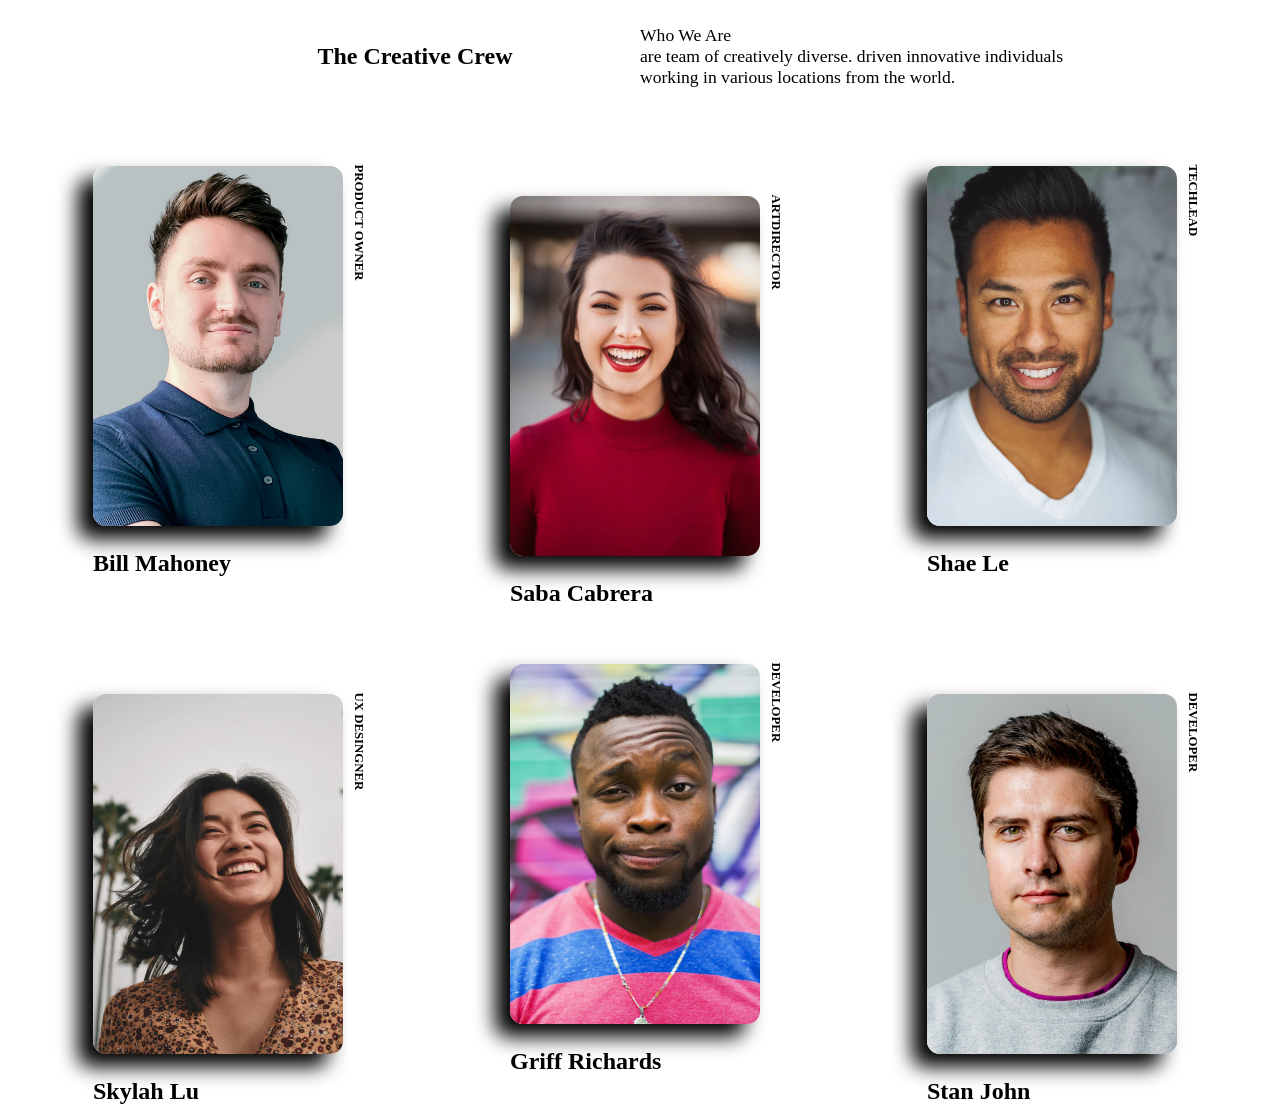
<file: 004-team-members-page/index.html>
<!DOCTYPE html>
<html lang="en">
<head>
    <meta charset="UTF-8">
    <meta http-equiv="X-UA-Compatible" content="IE=edge">
    <meta name="viewport" content="width=device-width, initial-scale=1.0">
    <link rel="stylesheet" href="style.css">
    <title>TEAM-MEMBERS-PAGE</title>
</head>
<body>
    <div class="container">
        
            <div class="metin">
                <p class="creative">The Creative Crew</p>
                <p class="who">
                    Who We Are <br> 
                                     
                     are team of creatively diverse. driven innovative individuals working in various locations from the world.
                 </p>
            </div>
        
        <div class="picture-frame">
            <div class="frame">
            <img src="./images/photo1.png" alt="">
            <p class="name">Bill Mahoney</p>
            <p class="job">PRODUCT OWNER</p>
        </div>
        </div>

    
        <div class="picture-frame">
        <div class="frame down">
            <img src="./images/photo2.png" alt="">
            <p class="name">Saba Cabrera</p>
            <p class="job">ARTDIRECTOR</p>
        </div>
     </div>

    <div class="picture-frame">
        <div class="frame">
        <img src="./images/photo3.png" alt="">
        <p class="name">Shae Le</p>
        <p class="job">TECHLEAD</p>
    </div>
    </div>

    <div class="picture-frame">
        <div class="frame down">
        <img src="./images/photo4.png" alt="">
        <p class="name">Skylah Lu</p>
        <p class="job">UX DESINGNER</p>
    </div>
    </div>

    <div class="picture-frame">
        <div class="frame">
        <img src="./images/photo5.png" alt="">
        <p class="name">Griff Richards</p>
        <p class="job">DEVELOPER</p>
    </div>
    </div>

    <div class="picture-frame">
        <div class="frame down">
        <img src="./images/photo6.png" alt="">
        <p class="name">Stan John</p>
        <p class="job">DEVELOPER</p>
    </div>
    </div>

    </div>
    
</body>
</html>
</file>
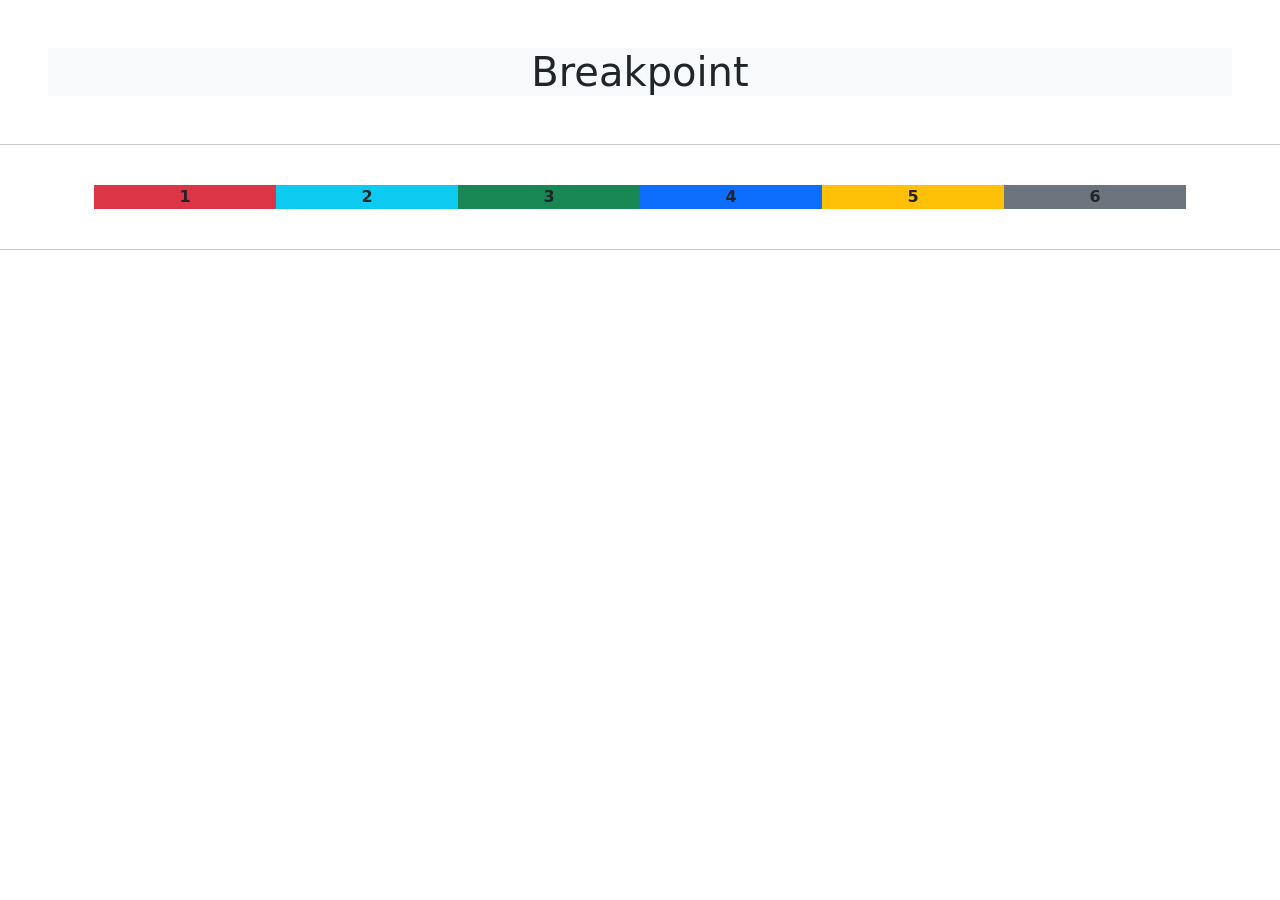
<file: bootstrap/index.html>
<!doctype html>
<html lang="en">
  <head>
    <meta charset="utf-8">
    <meta name="viewport" content="width=device-width, initial-scale=1">
    <link href="https://cdn.jsdelivr.net/npm/bootstrap@5.2.0/dist/css/bootstrap.min.css" rel="stylesheet" integrity="sha384-gH2yIJqKdNHPEq0n4Mqa/HGKIhSkIHeL5AyhkYV8i59U5AR6csBvApHHNl/vI1Bx" crossorigin="anonymous">
    <title>GRID RESPONSIVE</title>
</head>
  <body>
<h1 class="text-center bg-light m-5">Breakpoint</h1>

<hr>

<div class="container">
    <div class="row text-center fw-bold p-4">
        <div class="col-6 col-md-4 col-lg-2 bg-danger">1</div>
        <div class="col-6 col-md-4 col-lg-2 bg-info">2</div>
        <div class="col-sm-12 col-md-4 col-lg-2 bg-success">3</div>
        <div class="col-sm-12 col-md-6 col-lg-2 bg-primary">4</div>
        <div class="col-sm-12 col-md-6 col-lg-2 bg-warning">5</div>
        <div class="col-sm-12 col-md-12 col-lg-2 bg-secondary">6</div>
        <div class="col-sm-12 col-md-12 col-lg-2 bg-secondary d-none d-md-block d-lg-none">7</div>
    </div>
</div>

<hr>
    


    <script src="https://cdn.jsdelivr.net/npm/bootstrap@5.2.0/dist/js/bootstrap.bundle.min.js" integrity="sha384-A3rJD856KowSb7dwlZdYEkO39Gagi7vIsF0jrRAoQmDKKtQBHUuLZ9AsSv4jD4Xa" crossorigin="anonymous"></script>
  </body>
</html>
</file>
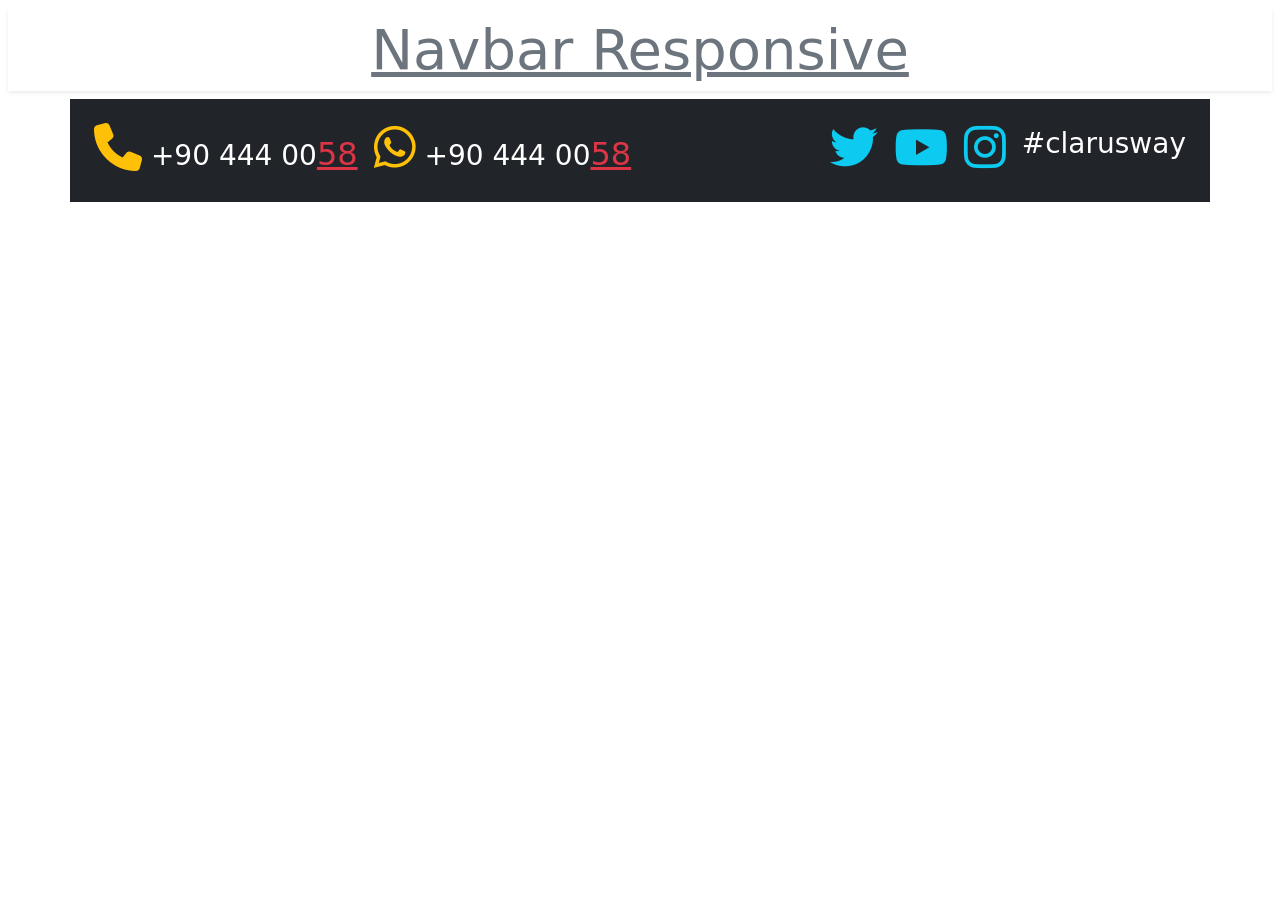
<file: bootstrap_navbar/index.html>
<!doctype html>
<html lang="en">
  <head>
    <meta charset="utf-8">
    <meta name="viewport" content="width=device-width, initial-scale=1">
    <link href="https://cdn.jsdelivr.net/npm/bootstrap@5.2.0/dist/css/bootstrap.min.css" rel="stylesheet" integrity="sha384-gH2yIJqKdNHPEq0n4Mqa/HGKIhSkIHeL5AyhkYV8i59U5AR6csBvApHHNl/vI1Bx" crossorigin="anonymous">
    <link rel="stylesheet" href="https://cdnjs.cloudflare.com/ajax/libs/font-awesome/6.2.0/css/all.min.css" integrity="sha512-xh6O/CkQoPOWDdYTDqeRdPCVd1SpvCA9XXcUnZS2FmJNp1coAFzvtCN9BmamE+4aHK8yyUHUSCcJHgXloTyT2A==" crossorigin="anonymous" referrerpolicy="no-referrer" />
    <title>NAVBAr BOOTSTRAP</title>
</head>
  <body>
<h1 class="text-center shadow-sm text-secondary m-2 p-2 display-4 fw-100 text-decoration-underline">Navbar Responsive</h1>


   <nav class="container d-flex justify-content-between bg-dark text-white fs-3 p-3">
    <div class="numbers_phone d-flex">
      <div class="telefon m-2">
        <i class="fa-sharp fa-solid fa-phone text-warning display-5"></i>
        <span class="d-none d-md-inline-block">+90 444 00<span class="text-danger fs-2 text-decoration-underline">58</span>
      </div>
      <div class="whatsapp m-2">
        <i class="fa-brands fa-whatsapp text-warning display-5"></i>
        <span class="d-none d-md-inline-block disp">+90 444 00<span class="text-danger fs-2 text-decoration-underline">58</span>
      </div>
    </div>

    <div class="social_media d-flex">
      <div class="twitter m-2">
        <i class="fa-brands fa-twitter text-info display-5"></i>
      </div>
      <div class="youtube m-2">
        <i class="fa-brands fa-youtube text-info display-5"></i>
      </div>
      <div class="intagram m-2">
        <i class="fa-brands fa-instagram text-info display-5"></i>
      </div>
      <div class="clarusway m-2 d-none d-lg-block">#clarusway</div>
    </div>

   </nav>


    <script src="https://cdn.jsdelivr.net/npm/bootstrap@5.2.0/dist/js/bootstrap.bundle.min.js" integrity="sha384-A3rJD856KowSb7dwlZdYEkO39Gagi7vIsF0jrRAoQmDKKtQBHUuLZ9AsSv4jD4Xa" crossorigin="anonymous"></script>
  </body>
</html>
</file>
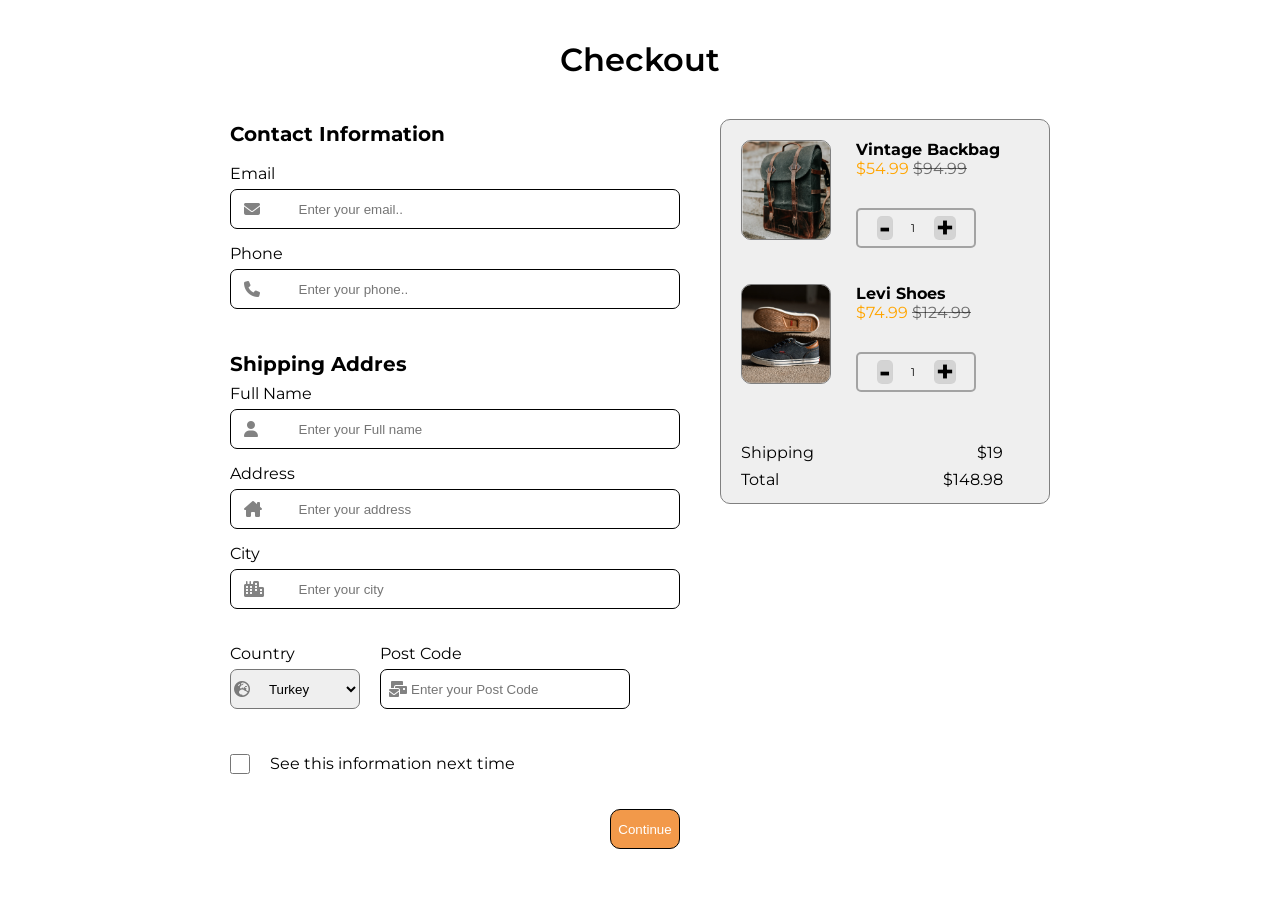
<file: checkout/index.html>
<!DOCTYPE html>
<html lang="en">
<head>
    <meta charset="UTF-8">
    <meta http-equiv="X-UA-Compatible" content="IE=edge">
    <meta name="viewport" content="width=device-width, initial-scale=1.0">
    <title>CHECKOUT</title>
    <link rel="stylesheet" href="https://cdnjs.cloudflare.com/ajax/libs/font-awesome/6.2.0/css/all.min.css" integrity="sha512-xh6O/CkQoPOWDdYTDqeRdPCVd1SpvCA9XXcUnZS2FmJNp1coAFzvtCN9BmamE+4aHK8yyUHUSCcJHgXloTyT2A==" crossorigin="anonymous" referrerpolicy="no-referrer" />
    <link href="https://fonts.googleapis.com/css2?family=Montserrat&display=swap" rel="stylesheet">
    <link rel="stylesheet" href="style.css">
</head>
<body>
    <header class="baslik">
        <p>Checkout</p>
    </header>

    <main class="container">
        <form action="result.html" method="get" class="link">
            <div class="info">
                <p class="bigYaz">Contact Information</p>
                <div class="mail">
                    <p>Email</p>
                    <div class="ortak">
                        <i class="fas fa-envelope"></i>
                    <input type="email" name="Email" id="email" placeholder="Enter your email.." required>
                </div>
                </div>
                <div class="mail phone">
                    <p>Phone</p>
                    <div class="ortak">
                        <i class="fas fa-phone"></i>
                    <input type="tel" name="Phone" id="phone1" placeholder="Enter your phone.." required>
                </div>
                </div>
            </div>

            <div class="mail adress">
                <p class="bigYaz">Shipping Addres</p>
                <div class="name">
                    <p>Full Name</p>
                    <div class="ortak">
                        <i class="fas fa-user"></i>
                    <input type="text" name="Name" id="name1" placeholder="Enter your Full name" required>
                </div>
                </div>
            </div>


                <div class="mail inputadress">
                    <p>Address</p>
                    <div class="ortak">
                    <i class="fas fa-house-chimney"></i>
                    <input type="text" name="address" id="address1" placeholder="Enter your address" required>
                </div>
                </div>

                <div class="mail city">
                    <p>City</p>
                    <div class="ortak">
                    <i class="fas fa-city"></i>
                    <input type="text" name="city" id="city1" placeholder="Enter your city" required>
                </div>
                </div>

                <div class="postcode">
                    <div class="mail country">
                        <p>Country</p>
                        <div class="ortak">
                        <i class="fas fa-earth-europe"></i>
                    
                        <select name="city" id="mycity">
                            <option value="Turkey" selected>Turkey</option>
                            <option value="usa">Usa</option>
                            <option value="england">England</option>
                        </select>
                    </div>
                    </div>

                    <div class="mail code">
                        <p>Post Code</p>
                        <div class="ortak">
                            <i class="fas fa-envelopes-bulk"></i>
                        <input type="text" name="Code" id="code1" placeholder="Enter your Post Code" required>
                    </div>
                </div>
            </div>



                <div class="checki">
                    <input type="checkbox" name="Checkbox" id="checkbox">
                    <label for="checkbox">See this information next time</label>
                </div>
                <div class="buton">
                    <button class="button">Continue</button></div>
    </form>

        <section class="img">
            <div class="picture bag">
                <div class="img1">                    
                    <img src="./IMG/photo1.png" alt="Bag">
                </div>

                <div class="price">
                    <p class="marka">Vintage Backbag</p>
                    <p class="fiyat">$54.99 <del>$94.99</del></p>
                    <div class="one">
                        <div class="sign eksi">
                            <p>-</p>
                        </div>
                        <div class="number">
                            <p>1</p>
                        </div>
                        <div class="sign artı">
                            <p>+</p>
                        </div>
                    </div>
                </div>                                

            </div>

            <div class="picture shoes">
                <div class="img1">
                    <img src="./IMG/photo2.png" alt="">
                </div>

                <div class="price">
                    <p class="marka">Levi Shoes</p>
                    <p class="fiyat">$74.99 <del>$124.99</del></p>
                    <div class="one">
                        <div class="sign eksi">
                            <p>-</p>
                        </div>
                        <div class="number">
                            <p>1</p>
                        </div>
                        <div class="sign artı">
                            <p>+</p>
                        </div>
                    </div>
                </div>   
                </div>
            </div>

            <div class="total eniyi">
                <div class="ust"><p>Shipping</p></div>
                <div class="ust"><p>$19</p></div>
            </div>

            <div class="total">
                <div><p>Total</p></div>
                <div><p>$148.98</p></div>
            </div>
        </section>
    </main>

    
</body>
</html>
</file>
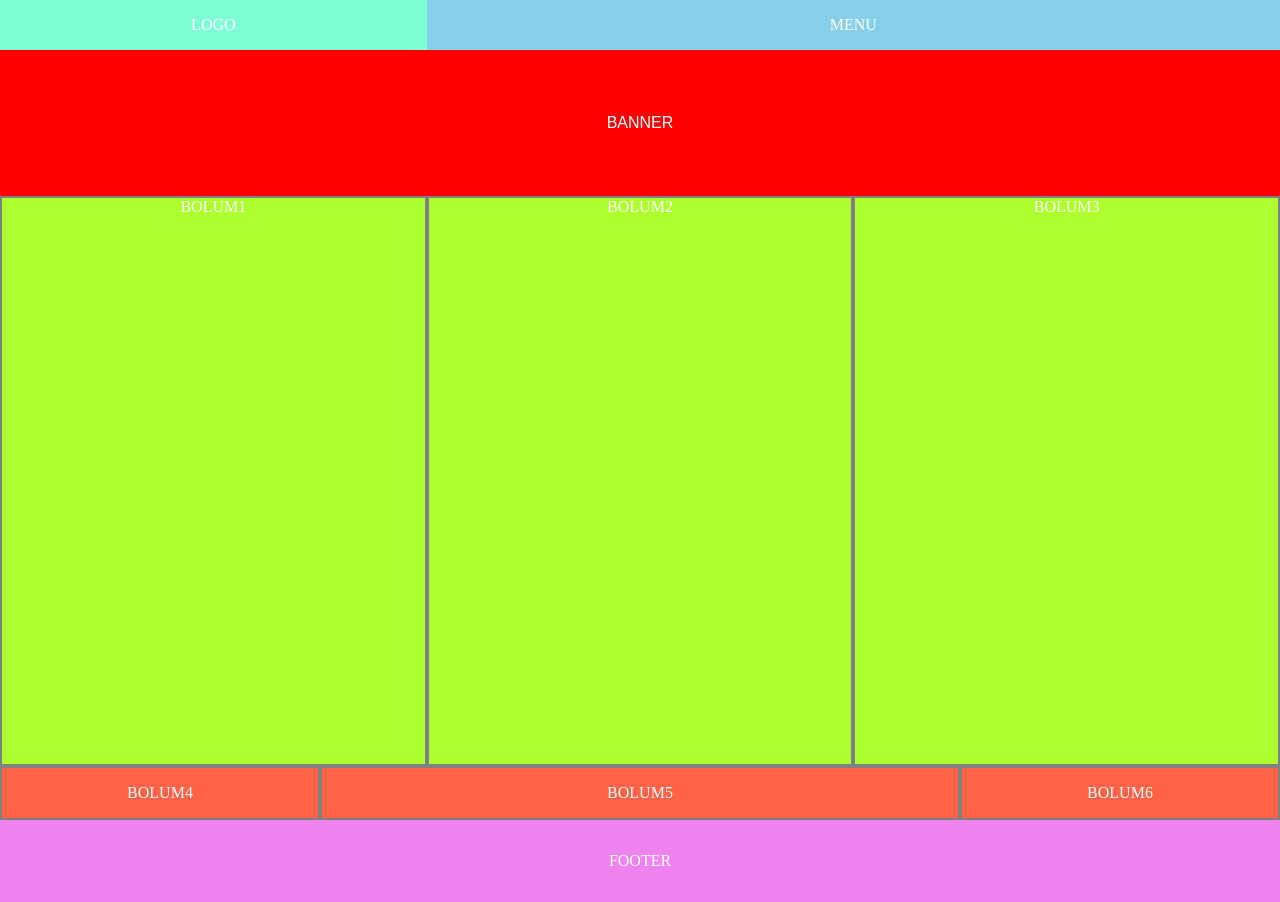
<file: flex-grid/index.html>
<!DOCTYPE html>
<html lang="en">
<head>
    <meta charset="UTF-8">
    <meta http-equiv="X-UA-Compatible" content="IE=edge">
    <meta name="viewport" content="width=device-width, initial-scale=1.0">
    <link rel="stylesheet" href="./flex-grid.css">
    <title>FLEX GRİD</title>
</head>
<body>

    <header class="container">
        <div class="row">
            <div class="col-4 logo">LOGO</div>
            <div class="col-8 menu">MENU</div>
        </div>
    <div class="row">
        <nav class="col-12 banner">BANNER</nav>
    </div>  

</header>

    <section class="container">
        <div class="row">
            <div class="col-4 bolum1">BOLUM1</div>
            <div class="col-4 bolum2">BOLUM2</div>
            <div class="col-4 bolum3">BOLUM3</div>
        </div>
    </section>
    
    <section class="container">
        <div class="row">
            <div class="col-3 bolum4">BOLUM4</div>
            <div class="col-6 bolum5">BOLUM5</div>
            <div class="col-3 bolum6">BOLUM6</div>
        </div>
    </section>

<footer class="col-12 footer">FOOTER</footer>

    
</body>
</html>
</file>
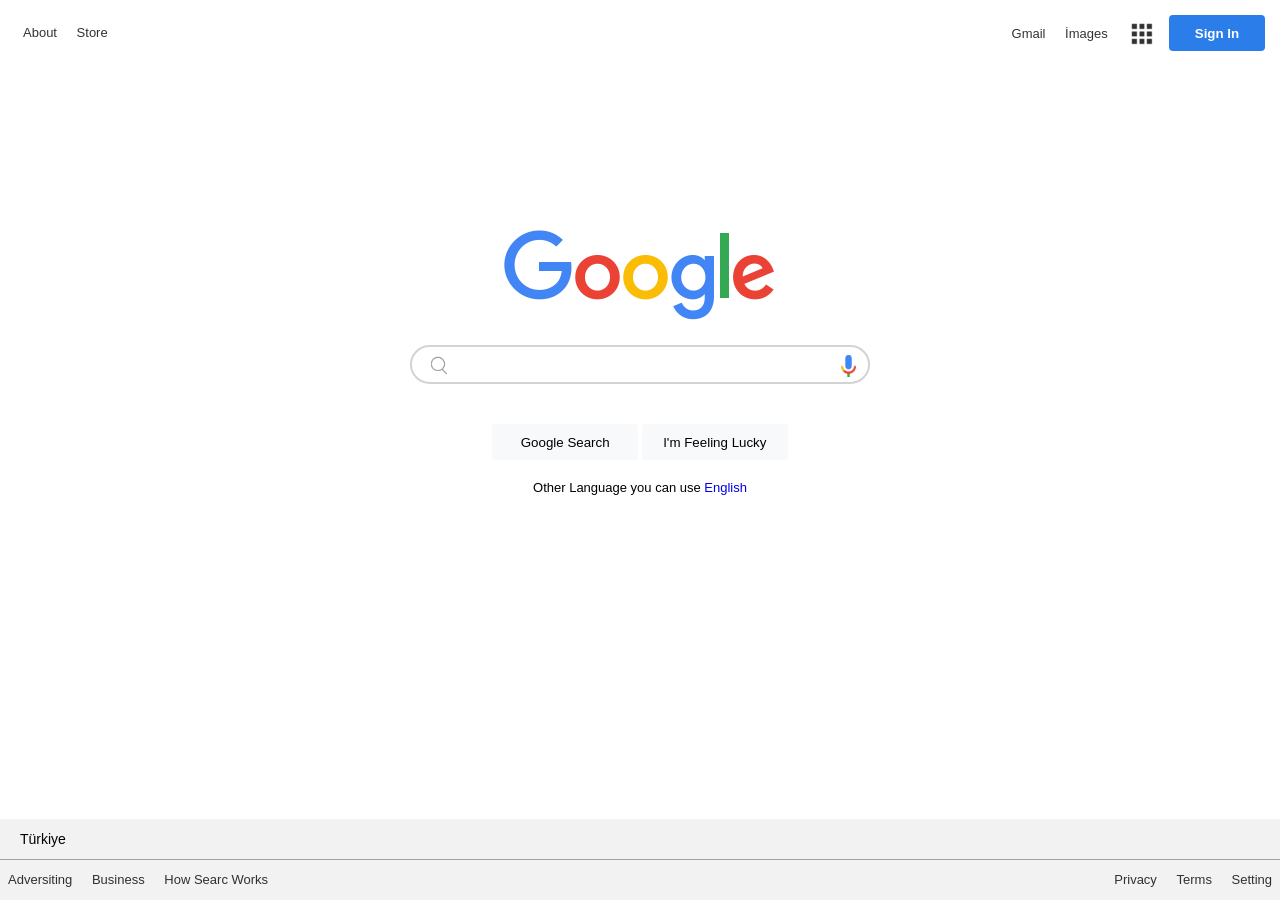
<file: googlePage_float/index.html>
<!DOCTYPE html>
<html lang="en">
<head>
  <meta charset="UTF-8">
  <meta http-equiv="X-UA-Compatible" content="IE=edge">
  <meta name="viewport" content="width=device-width, initial-scale=1.0">
  <link rel="stylesheet" href="style.css">
  <link rel="shortcut icon" href="./images/gfavicon.png" type="image/x-icon">
  <title>Google Page</title>
</head>
<body>
 
    <header class="header">
     <ul class="header_left">
      <li><a  href="#">About</a></li>
      <li><a href="#">Store</a></li>
     </ul>

     <ul class="header_right">
      <li><a href="#">Gmail</a></li>
      <li><a href="#">İmages</a></li>
      <li><a href="#"><img class="header__right--appicon" title="Google Apps" src="./images/appicon.png" alt="App Icon"></a></li>
      <li><button class="header__right--button">Sign In</button></li>
     </ul>
    </header>


    <main class="main">
      <img class="main__logo" src="./images/googlelogo.png" alt="logo">
      <div class="main__search-bar">
        <img src="./images/magnifying_glass.jpg" width="30px" alt="magnifier" class="main__serch-bar--magnifier">
        <input class="main__search-bar--input" type="search" name="" id="">
        <a href="#"><img class="main__search-bar-mic" width="15px" src="./images/google_microphone.png" alt="microfone"></a>
      </div>
      <div class="main__buttons">
        <button class="main__buttons--left">Google Search</button>
        <button class="main__buttons--left">I'm Feeling Lucky</button>
      </div>
      <div class="main__language">
        <p>Other Language you can use <a href="#">English</a></p>
      </div>
    </main>


    <footer class="footer">
      <div class="footer__country">Türkiye</div>
      <div class="footer__bottom">
        <ul class="footer__bottom--left">
          <li><a href="#">Adversiting</a></li>
          <li><a href="#">Business</a></li>
          <li><a href="#">How Searc Works</a></li>
        </ul>
        <ul class="footer__bottom--right">
          <li><a href="#">Privacy</a></li>
          <li><a href="#">Terms</a></li>
          <li><a href="#">Setting</a></li>
        </ul>
      </div>
    </footer>
    

  
</body>
</html>
</file>
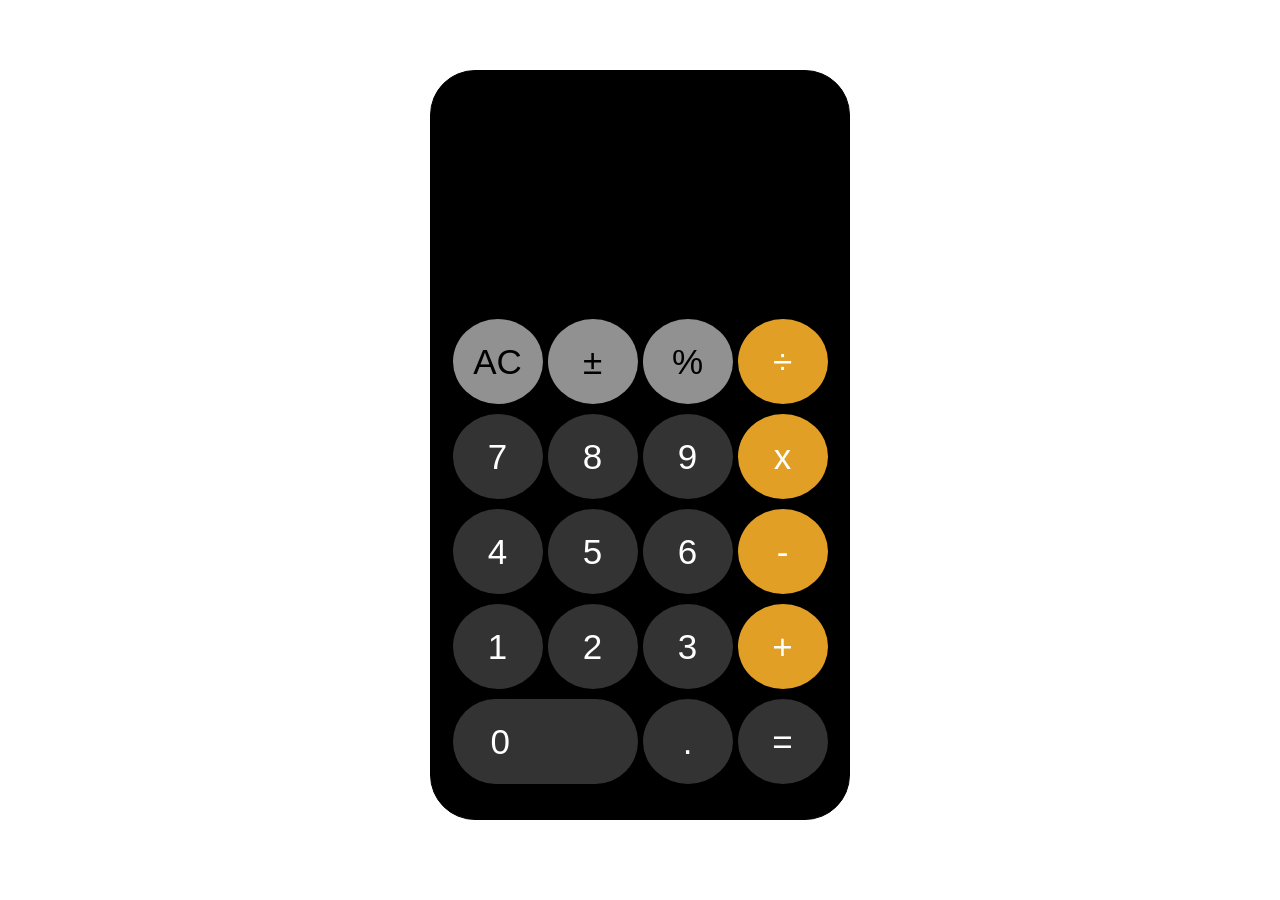
<file: grid-iosCalculator/index.html>
<!DOCTYPE html>
<html lang="en">
<head>
    <meta charset="UTF-8">
    <meta http-equiv="X-UA-Compatible" content="IE=edge">
    <meta name="viewport" content="width=device-width, initial-scale=1.0">
    <link rel="stylesheet" href="style.css">
    <title>CSS GRID IOS CALCULATOR</title>
</head>
<body>

    <div class="container">
        <div class="inner-box">
            <div class="box grey AC">AC</div>
            <div class="box grey artı">±</div>
            <div class="box grey yuzde">%</div>
            <div class="box orange bolme">÷</div>
            <div class="box black seven">7</div>
            <div class="box black eight">8</div>
            <div class="box black nine">9</div>
            <div class="box orange carpma">x</div>
            <div class="box black four">4</div>
            <div class="box black five">5</div>
            <div class="box black six">6</div>
            <div class="box orange eksi">-</div>
            <div class="box black one">1</div>
            <div class="box black two">2</div>
            <div class="box black third">3</div>
            <div class="box orange arti">+</div>
            <div class="box black zero">0</div>
            <div class="box black point">.</div>
            <div class="box black equal">=</div>
        </div>
    </div>
    
</body>
</html>
</file>
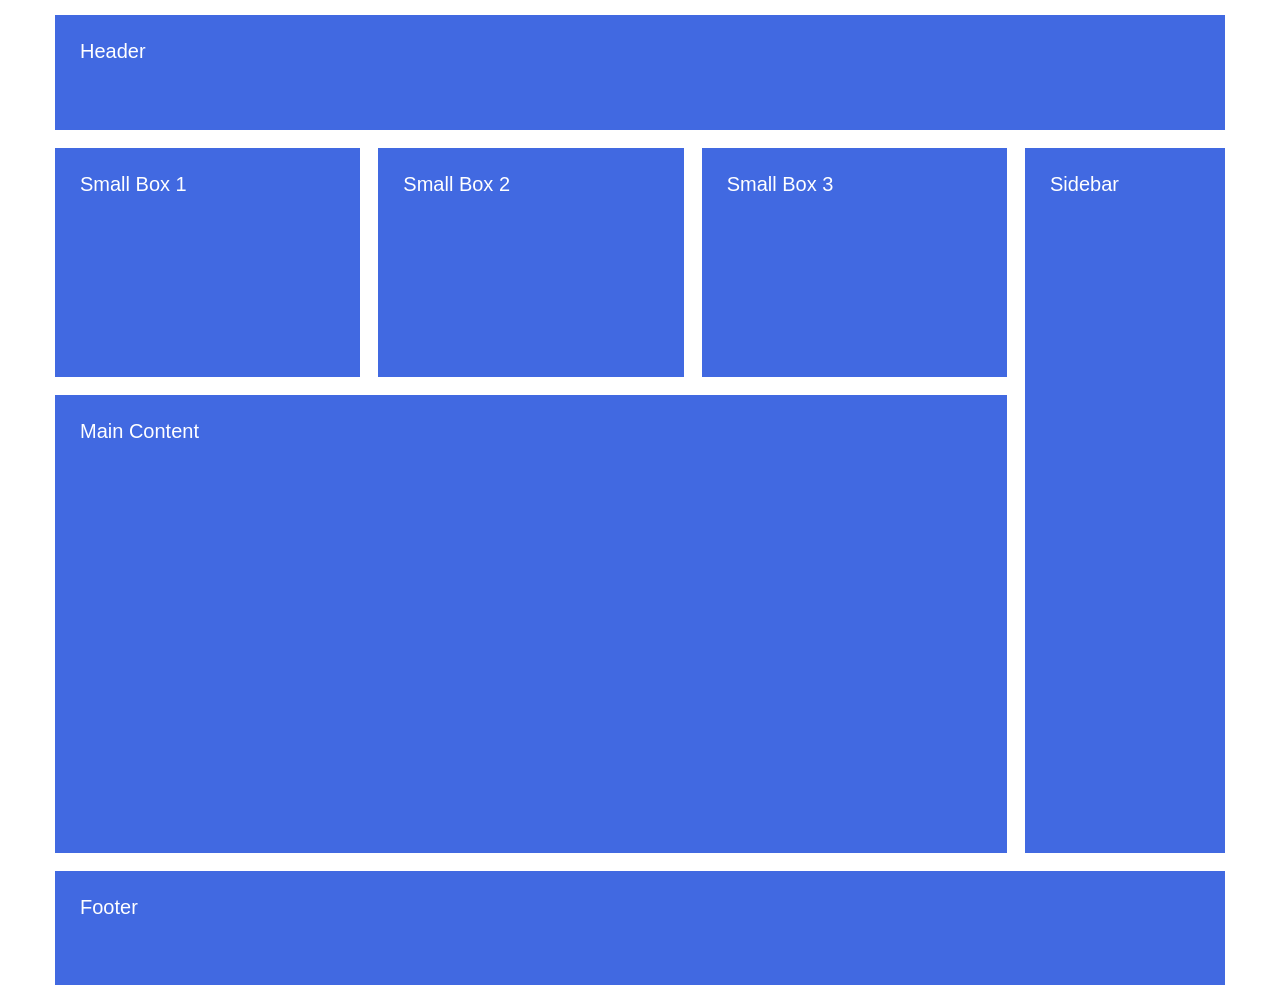
<file: grid/index.html>
<!DOCTYPE html>
<html lang="en">
<head>
    <meta charset="UTF-8">
    <meta http-equiv="X-UA-Compatible" content="IE=edge">
    <meta name="viewport" content="width=device-width, initial-scale=1.0">
    <link rel="stylesheet" href="style.css">
    <title>CSS GRİD</title>
</head>
<body>
    <div class="container">
        <header class="header">Header</header>
        <div class="small-box-1">Small Box 1</div>
        <div class="small-box-2">Small Box 2</div>
        <div class="small-box-3">Small Box 3</div>
        <aside class="sidebar">Sidebar</aside>
        <main class="main">Main Content</main>
        <footer class="footer">Footer</Footer>
    </div>
</body>
</html>
</file>
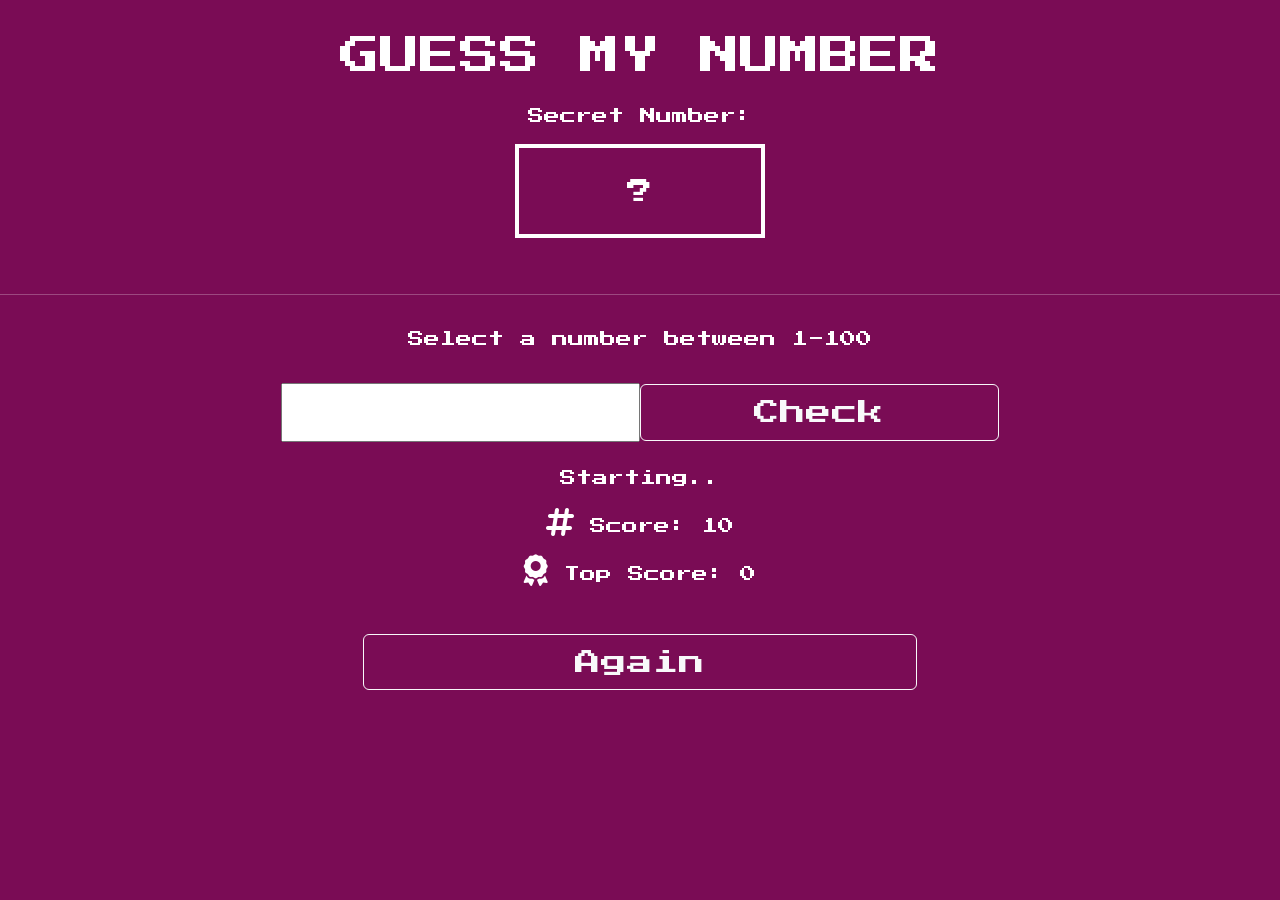
<file: guessNumberGame/index.html>
<html lang="en">
  <head>
    <meta charset="UTF-8" />
    <meta http-equiv="X-UA-Compatible" content="IE=edge" />
    <meta name="viewport" content="width=device-width, initial-scale=1.0" />
    <title>Guess My Number!</title>
    <link
      href="https://fonts.googleapis.com/css2?family=Press+Start+2P&display=swap"
      rel="stylesheet"
    />
    <link
      rel="stylesheet"
      href="https://cdnjs.cloudflare.com/ajax/libs/font-awesome/6.2.0/css/all.min.css"
      integrity="sha512-xh6O/CkQoPOWDdYTDqeRdPCVd1SpvCA9XXcUnZS2FmJNp1coAFzvtCN9BmamE+4aHK8yyUHUSCcJHgXloTyT2A=="
      crossorigin="anonymous"
      referrerpolicy="no-referrer"
    />
    <link
      href="https://cdn.jsdelivr.net/npm/bootstrap@5.2.1/dist/css/bootstrap.min.css"
      rel="stylesheet"
      integrity="sha384-iYQeCzEYFbKjA/T2uDLTpkwGzCiq6soy8tYaI1GyVh/UjpbCx/TYkiZhlZB6+fzT"
      crossorigin="anonymous"
    />
    <link rel="stylesheet" href="style.css" />
  </head>


  <body>


    <header class="text-center mt-2 p-4">
      <h1>GUESS MY NUMBER</h1>
      <div class="mt-4">
        <p>Secret Number:</p>
        <p class="secret-number">?</p>
      </div>
    </header>
    
    <hr />

    <main class="container text-center p-3">
      <p>Select a number between 1-100</p>
      <section class="row justify-content-center align-items-center g-3 m-3">
        <input type="number" class="col-md-4 p-2 guess-input text-center" />
        <button class="btn btn-outline-light col-md-4 p-2 check-btn">Check</button>
      </section>
      <section class="mt-4">
        <p class="msg">Starting..</p>
        <p class="score-label">
         <i class="fa-solid fa-hashtag fa-2x"></i>  Score:
          <span class="score"> 10</span>
          <p class="top-score-label mb-4">
            <i class="fa-solid fa-award fa-2x"></i> Top Score:
            <span class="top-score">0</span>
          </p>
        </p>
        <button class="btn btn-outline-light again-btn p-2 mt-4 w-50">Again</button>
      </section>
    </main>


    <script src="game.js"></script>
  </body>
</html>
</file>
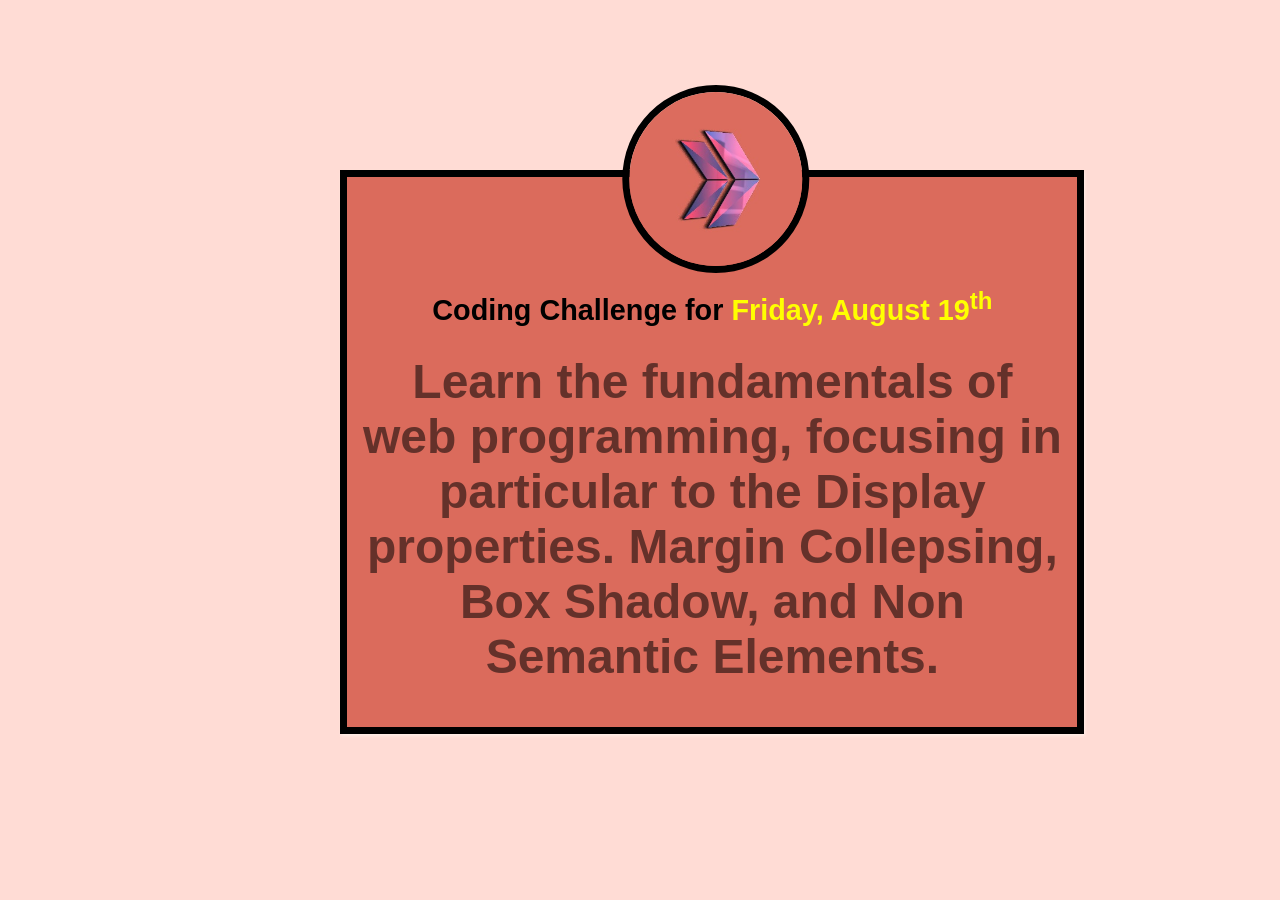
<file: HC-CC-03/index.html>
<!DOCTYPE html>
<html lang="en">
<head>
    <meta charset="UTF-8">
    <meta http-equiv="X-UA-Compatible" content="IE=edge">
    <meta name="viewport" content="width=device-width, initial-scale=1.0">
    <link rel="stylesheet" href="style.css">
    <title>Document</title>
</head>
<body>
    
    <div class="logo-img">
        <img src="./images/cw.jpg" alt="#" class="img-logo">
    </div>

    <section class="icerik">
        <h2><b>Coding Challenge for</b> <span class="span">Friday, August 19<sup>th</sup></span> </h2>
    
        <p>Learn the fundamentals of web programming, focusing in particular to the Display properties. Margin Collepsing, Box Shadow, and Non Semantic Elements. </p>
    </section>
    <!-- <br>
    <div class="download">
        <h3>Download the team work document</h3>
    </div> -->

</body>
</html>
</file>
<file: 004-team-members-page/style.css>
* {
    padding: 0;
    margin: 0px;
    box-sizing: border-box;
}

.container {
    display: flex;
    flex-wrap: wrap;
    margin: 25px;
    justify-content: center;
    gap: 3rem 3rem;
    max-width: 1300px;
    min-width:380px ;
}
.metin {
    display: flex;
    max-width: 1200px;
    /* width: 100%; */
    justify-content: center;
    align-items: center;
    /* padding: 30px; */
    
}
.creative {
    display: flex;
    width: 48%;
    font-weight: bold;
    font-size: 1.5rem;
    justify-content: center;
}
.who {
    display: flex;
    width: 48%;
    font-size: 1.1rem;
    flex-direction: column;
   
}

.picture-frame {
    display: flex;
    padding-top: 30px;
    height: 390px;
    margin-bottom: 60px;
    width: 30%;
    justify-content: center;
   
}

.frame{
    width: 260px;

}

.frame img{
    width: 250px;
    height: 360px;
    border-radius: 13px;
    box-shadow: -15px 13px 20px black;
    
}

img:hover {
    
    transform: scale(1.1);
    transition: all 2s linear;
    /* box-shadow: slategray; */
}
/* 
.frame .job {
  transform: translate(255px, -410px );
  font-size: 0.8rem;
  font-weight: bold;
  writing-mode: tb-rl;
} */

.frame .job {
    transform: translate(135px, -290px ) rotate(90deg);
   font-size: 0.8rem;
   font-weight: bold;
   /* writing-mode: tb-rl; */
 } 

.frame .name {
    font-size: 1.5rem;
    font-weight: bold;
    margin-top: 20px;
}

.down {
    padding-top: 30px;
}

.up{
    margin-top: 30px;
}


@media screen and (max-width:1010px) {
    .metin {
        align-items: center;
        flex-direction: column;
    }
}

@media screen and (max-width:800px){
    .picture-frame {
        width: 50%;
    }
    .metin {
        max-width: 700px;
        flex-direction: column;
        align-items: center;
            }
    .container {
        max-width: 750px;
    }
    .creative {
        margin-bottom: 15px;
    }
}

@media screen and (max-width:576px) {
    .picture-frame {
        width: 100%;
        margin: 25px;
    }
    .metin {
        max-width: 520px;
        flex-direction: column;
        align-items: center;
        display: none;
            }
    .container {
        max-width: 560px;
    }
    
}
</file>
<file: checkout/style.css>
* {
  padding: 0;
  margin: 0;
  box-sizing: border-box;
}

body header {
  text-align: center;
}
body header p {
  font-family: "Montserrat", sans-serif;
  font-weight: 600;
  font-size: 2rem;
  padding: 40px;
}
body main {
  display: flex;
  column-gap: 40px;
  justify-content: center;
  font-family: "Montserrat", sans-serif;
}
body main .link {
  line-height: 30px;
}
body main .link .bigYaz {
  font-size: 20px;
  font-weight: bold;
}
body main .link input {
  padding-left: 15%;
  width: 450px;
  height: 40px;
  border: 1px solid black;
  border-radius: 7px;
}
body main .link .mail {
  margin-top: 10px;
}
body main .link .mail .bigYaz {
  font-size: 20px;
  margin-top: 40px;
  font-weight: bold;
}
body main .link .mail .ortak {
  position: relative;
}
body main .link .mail .ortak .fas {
  position: absolute;
  top: 50%;
  transform: translateY(-50%);
  left: 3%;
  color: rgba(0, 0, 0, 0.489);
}
body main .link .postcode {
  display: flex;
  column-gap: 20px;
  margin-top: 20px;
}
body main .link .postcode input {
  padding-left: 12%;
  width: 250px;
  height: 40px;
}
body main .link .postcode select {
  text-align: center;
  width: 130px;
  height: 40px;
  border-radius: 7px;
}
body main .link .checki {
  display: flex;
  margin-top: 35px;
  align-items: center;
}
body main .link .checki input {
  width: 20px;
  margin-right: 20px;
  align-items: center;
}
body main .link .buton {
  margin-top: 25px;
  text-align: right;
}
body main .link .buton .button {
  width: 70px;
  height: 40px;
  border: 1px solid black;
  border-radius: 10px;
  color: white;
  background-color: #f2994a;
}
body main section {
  border: 1px solid grey;
  border-radius: 10px;
  background-color: rgba(128, 128, 128, 0.129);
  width: 330px;
  height: 385px;
  gap: 2rem;
  justify-content: space-evenly;
  align-items: center;
  font-family: "Montserrat", sans-serif;
}
body main section .picture {
  display: flex;
}
body main section .picture img {
  width: 90px;
  height: 100px;
  margin: 20px;
  border: 1px solid gray;
  border-radius: 10px;
}
body main section .picture .price {
  margin-top: 20px;
  display: block;
  padding: 0px 5px;
}
body main section .picture .price .fiyat {
  color: orange;
}
body main section .picture .price del {
  font-size: 1rem;
  color: rgba(0, 0, 0, 0.542);
}
body main section .picture .price .marka {
  font-weight: bold;
}
body main section .picture .price .one {
  display: inline-flex;
  align-items: flex-end;
  justify-content: space-evenly;
  border: 2px solid rgba(0, 0, 0, 0.317);
  border-radius: 5px;
  line-height: 20px;
  width: 120px;
  margin-top: 30px;
  align-items: center;
}
body main section .picture .price .one .sign {
  margin: 6px 0;
  font-size: 30px;
  font-weight: 700;
  background-color: rgba(0, 0, 0, 0.11);
  border: 1px solid rgba(0, 0, 0, 0.007);
  padding: 1px;
  border-radius: 5px;
}
body main section .picture .price .one .number {
  font-size: 11px;
}
body main section .eniyi {
  margin-top: 35px;
}
body main section .total {
  border: 1px 0px solid red;
  display: flex;
  justify-content: space-between;
  width: 80%;
  margin-left: 20px;
}
body main section .total .ust {
  margin-bottom: 8px;
}

/*# sourceMappingURL=style.css.map */
</file>
<file: flex-grid/flex-grid.css>
:root{
  --acik-yesil2: #618C03; 
  --sari-bir-ton: #F2B705; 
  --koyu-sari: #D97904; 
  --domates-rengiGibi: #D92B04; 
  --kırmızının-tonu: #8C0E03;
  --ff-nunito: "Nunito", sans-serif;
  --ff-dyna: "DynaPuff", cursive;
    }

* {
    box-sizing: border-box;
    padding: 0;
    margin: 0;
    font-size: 1rem;
    text-align: center;
    color: white;
   
    
}

.container {
    width: 100%;
   
    
}

.row {
    display: flex;
    flex-wrap: wrap;
   
  }

.col-1 {
    width: 8.333333%;
  }
  
  .col-2 {
    width: 16.666667%;
  }
  
  .col-3 {
    width: 25%;
  }
  
  .col-4 {
    width: 33.333333%;
  }
  
  .col-5 {
    width: 41.666667%;
  }
  
  .col-6 {
    width: 50%;
  }
  
  .col-7 {
    width: 58.333333%;
  }
  
  .col-8 {
    width: 66.666667%;
  }
  
  .col-9 {
    width: 75%;
  }
  
  .col-10 {
    width: 83.333333%;
  }
  
  .col-11 {
    width: 91.666667%;
  }
  
  .col-12 {
    width: 100%;
  }
  
  .logo {
    /* background-color: var(--kırmızının-tonu); */
    background-color: aquamarine;
    padding: 1rem;
  }


  .menu {
    background-color: skyblue;
    padding: 1rem;
  }

  .banner {
    background-color: red;
    padding: 4rem;
    font-family: var(--ff-nunito);
  }

.bolum1,
.bolum2,
.bolum3 {
    background-color: greenyellow;
    height: calc(100vh - 330px);
    /* align-items: center; */
    border: 2px solid grey;
  }

  
  .bolum4, .bolum5, .bolum6 {
    background-color:tomato;
    padding: 1rem;
    border: 2px solid grey;

  }

  .footer {
    background-color: violet;
    padding: 2rem;
    font-family: var(--ff-dyna);
  }
</file>
<file: googlePage_float/style.css>
*{
  margin: 0;
  padding: 0;
  box-sizing: border-box;
  text-decoration: none;
}

body{
  font-family: Arial, Helvetica, sans-serif;
  font-size: 13px;
}

/* Header */
.header{
 padding: 15px;
 line-height: 36px;

}

.header_left{
  float: left;
}

.header_right{
  float: right;
  vertical-align: middle;
}

ul li {
  display: inline-block;
}

ul li a{
  color: black;
  padding: 0.5rem;
  opacity: 0.8;
}

.header__right--appicon{
  vertical-align: middle;
}

.header__right--button{
  background-color: #2b7de9;
  color: white;
  border: none;
  width: 96px;
  height: 36px;
  border-radius: 4px;
  font-weight: 600;
}

.header__right--button:hover{
  box-shadow: rgb(143, 143, 143) 2px 2px 6px;
  cursor: pointer;
}

ul li a:hover{
  text-decoration: underline;
}

/* ! MAIN */
.main{
margin-top: 200px;
text-align: center;
}

.main__logo{
  width: 272px;
  height: 92px;
}

.main__search-bar{
  border: 2px solid #d3d3d3;
  border-radius: 20px;
  width: 460px;
  height: 39px;
  margin: 20px auto;
  vertical-align: middle;
}

.main__search-bar--input{
  width: 380px;
  font-size: 15px;
  border: none;
  outline: none;
  height: 30px;
  margin-top: 2px;
}

.main__serch-bar--magnifier{
vertical-align: middle;
}

.main__search-bar-mic{
vertical-align: middle;
}

.main__buttons--left,
.main__buttons--right{
  width: 146px;
  height: 36px;
  background-color:#f8f9fa ;
  border: none;
  border-radius: 4px;
  margin: 20px 0 ;
  padding: 0 16px;

}

.main__buttons--left:hover,
.main__buttons--right:hover{
  border: 1px solid #d3d3d3;
  box-shadow: rgb(211, 211, 211) 1px 1px 10px;
  cursor: pointer;
}

.main__language a:hover{
text-decoration: underline;
}
/* !FOOTER */
.footer{
  position: fixed;
  bottom: 0;
  background-color: #f2f2f2;
  width: 100%;
  line-height: 40px;
}

.footer__country{
  font-size: 14px;
  padding-left: 20px;
  border-bottom: 1px solid #9ea3a8;
}

.footer__bottom--left{
float: left;

}

.footer__bottom--right{
  float: right;

}
</file>
<file: grid-iosCalculator/style.css>
*{
    margin: 0;
    padding: 0;
    box-sizing: border-box;
}
body {
   justify-content: center;
    align-items: center;
}

.container {
    box-sizing: border-box;
    border: 1px solid black;
    width: 420px;
    height: 750px;
    margin: 0 auto;
   padding: 0;
    align-items: center;
    margin-top: 70px;
    border-radius: 45px;
    background-color: black;
    color: white;
    display: grid;
    /* flex-direction: column; */
    justify-content: center;
    align-items:flex-end;
   
    
}

.inner-box {
    display: grid;
    width: 445px;
    height: 530px;
    gap:5px;
    grid-template-columns: repeat(4, 90px);
    grid-template-rows: repeat(5, 90px);
    justify-content: center;
    align-items: center;
    /* border: 2px solid white; */
    
  
}

.box {
    display: grid;
    /* border: 2px solid white; */
    margin: auto;
    width: 100%;
    height: 85px;
    margin-top: 30px;
    border-radius: 50%;
    justify-content:center;
    align-items:center;
    font-size: 35px;
    font-weight: 530;
    font-family: Helvetica, sans-serif;
    
}




.grey {
    background-color:rgba(211, 211, 211, 0.687);
    color: black;

}

.orange {
    background-color:rgba(255, 180, 42, 0.886);
}

.black {
    background-color: rgba(128, 128, 128, 0.399);
}


.grey:hover {
    background-color: rgba(169, 169, 169, 0.386);
}

.orange:hover {
    background-color: rgba(255, 166, 0, 0.527);
}

.black:hover {
    /* background-color: rgba(128, 128, 128, 0.742); */
    opacity: 0.7;
}

.zero {
     display: grid;
    /* background-color: rgba(128, 128, 128, 0.399); */ 
    /* grid-area: 5/1/6/3; */
    grid-column-start: 1;
    grid-column-end: 3;
    border-radius: 140px;
    /* text-align: left !important;
     */
     justify-content: flex-start;
     padding-left: 38px;

}
</file>
<file: grid/style.css>
*{
    padding: 0;
    margin: 0;
    box-sizing: border-box;
}

.container {
    display: grid;
    font-family: sans-serif;
    width: 1200px;
    height:1000px ;
    padding: 15px;
    margin: auto;
    color: white;
    /* column-gap: 18px; */
    /* row-gap: 18px; */
    gap: 18px;
    grid-template-columns: repeat(3,1fr) 200px; 
    grid-template-rows: 1fr 2fr 4fr 1fr;
    grid-template-areas:"header header header header"
    "small-box-1 small-box-2 small-box-3 sidebar";
     
    

}

.header {
    display: grid;
    grid-area: header;
    /* grid-area: 1/1/2/5; */
    /* grid-column: 1/-1; */
    /* grid-column-start: 1; */
    /* grid-column-end: 5; */
    background-color:royalblue;
    font-size: 20px;
    padding: 25px;
   
}

.small-box-1{
    /* grid-column: 1/2; */
    grid-area: small-box-1;
    background-color:royalblue;
    font-size: 20px;
    padding: 25px;
}
.small-box-2{
    /* grid-column: 2/3; */
    grid-area:small-box-2;
    background-color:royalblue;
    font-size: 20px;
    padding: 25px;
}
.small-box-3 {
    grid-area:small-box-3;
    /* grid-column: 3/4; */
    background-color:royalblue;
    font-size: 20px;
    padding: 25px;
}

.sidebar {
    grid-area:sidebar;
    grid-area: 2/4/4/5;
    background-color:royalblue;
    font-size: 20px;
    padding: 25px;
}

.main {
    grid-area: 3/1/4/4;
    background-color:royalblue;
    font-size: 20px;
    padding: 25px;
}

.footer {
    grid-area: 4/1/5/5;
    background-color:royalblue;
    font-size: 20px;
    padding: 25px;
    
    
}
</file>
<file: guessNumberGame/style.css>
*{
  margin: 0;
  padding: 0;
  box-sizing: border-box;
}

body {
  font-family: "Press Start 2P", cursive;
  color: white;
  background-color: #7a0c55;
}

.secret-number {
  font-size: 2rem;
  border: 4px solid white;
  display: flex;
  align-items: center;
  justify-content: center;
  padding: 1.5rem;
  margin: 1rem auto;
  max-width: 250px;
}

.secret-number, .guess-input, .btn {
  font-size: 1.6rem;
}
</file>
<file: HC-CC-03/style.css>
body {
    margin: 20px 80px;
    padding: 0;
    box-sizing: border-box;
    display: inline-block;
    background-color: rgba(255, 99, 71, 0.224);
    position: relative;
   align-content:  center;
    /* max-width: 500vh; */
}


.logo-img {
    /* display: flex; */
    justify-content: center;
    margin-top: 25px;
    padding-top: 40px; 
    position: absolute;
    transform: translate(290%);
   
}

.img-logo {
    border: 7px solid black;
    border-radius: 50%;
    width: 173px;
       
}

.icerik {
    margin-top: 150px;
    margin-left: 35%;
    border: 7px solid black;
    /* background-color: rgba(255, 99, 71, 0.658); */
    background-color: #db6b5c;
    width: 730px;
    height: 550px;
    text-align: center;
    font-family: Arial, Helvetica, sans-serif;
    box-shadow: 1px 2px 3px rgba(255, 255, 250, 0.5);
    
    
}
h2 {margin-top: 110px;
    font-size: 1.8rem;
    font-weight: 600px;
    text-align: center;
}

.span {
    color: yellow;
}

p {
    font-size: 3rem;
    font-weight: bold;color: rgba(0, 0, 0, 0.543);
    padding: 4px 8px;
    margin: 5px 7px;
}
</file>
